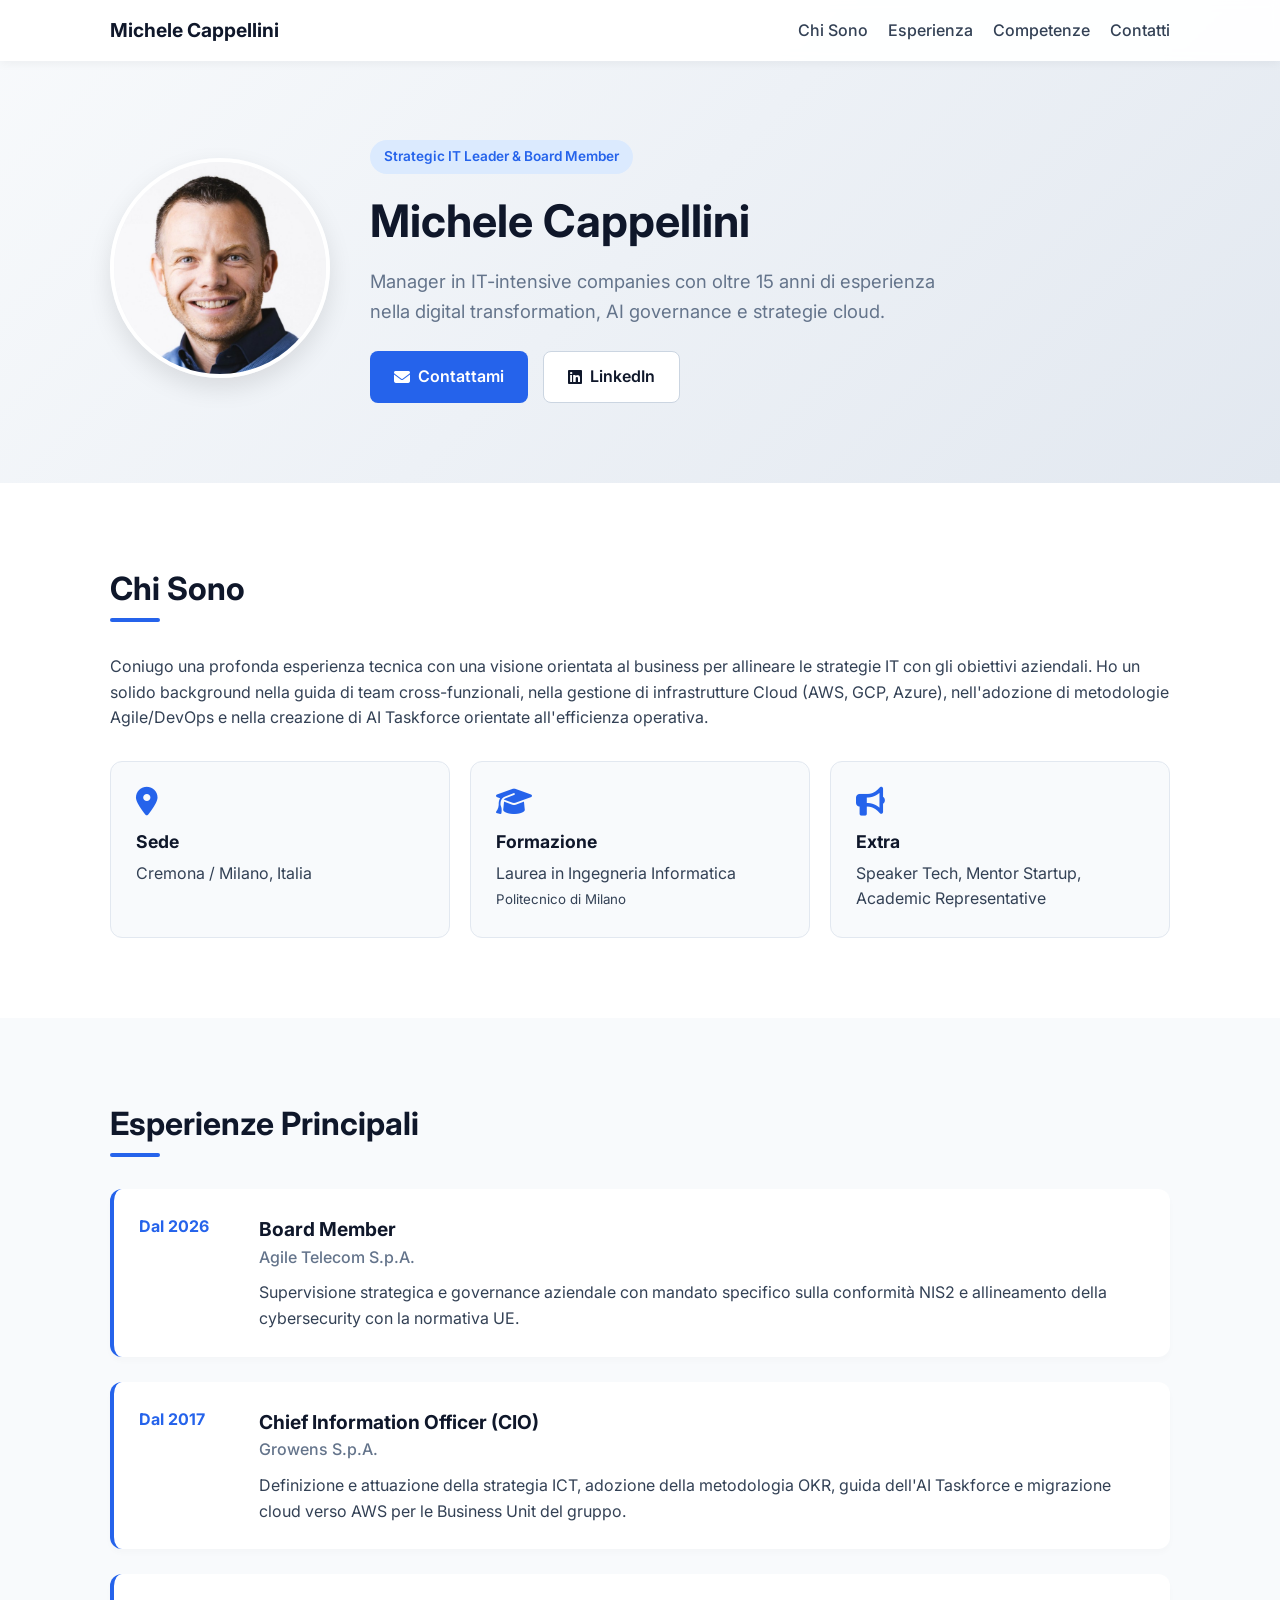
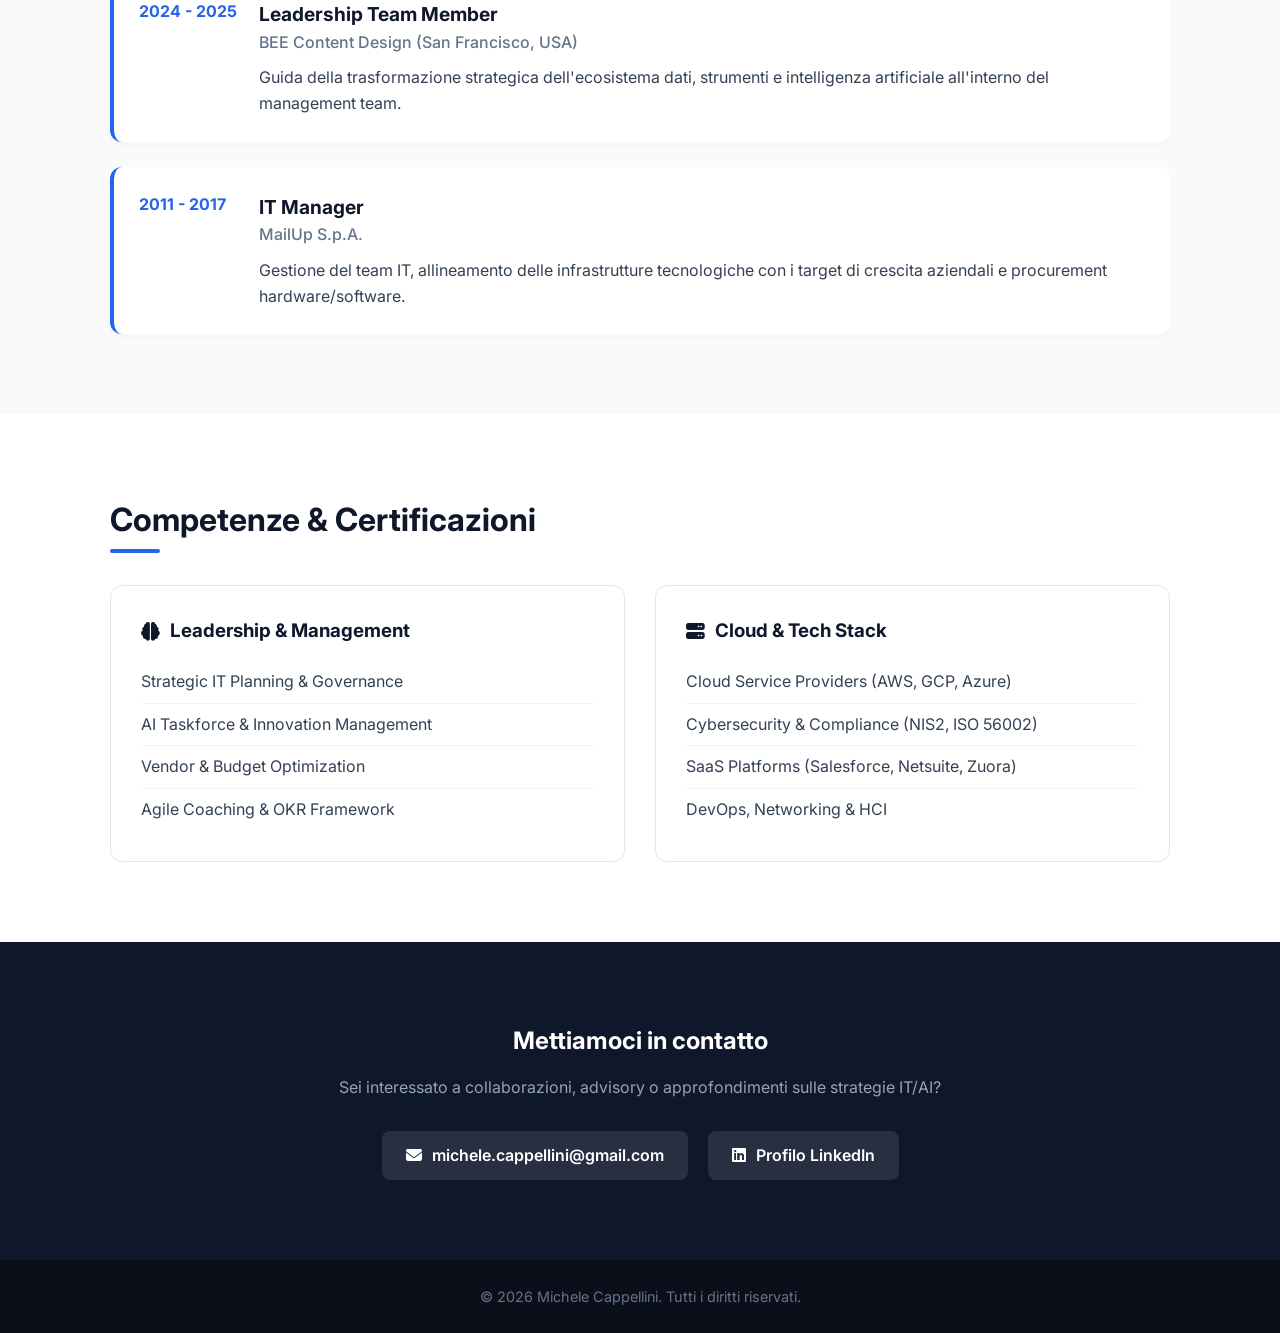
<file: index.html>
<!DOCTYPE html>
<html lang="it">
<head>
    <meta charset="UTF-8">
    <meta name="viewport" content="width=device-width, initial-scale=1.0">
    
    <!-- Titolo e Descrizione per Google -->
    <title>Michele Cappellini | Strategic IT Leader & CIO</title>
    <meta name="description" content="Sito ufficiale di Michele Cappellini: Manager in IT-intensive companies, Strategic IT Leader, CIO e Board Member esperto in AI governance, cloud e trasformazione digitale.">
    <meta name="author" content="Michele Cappellini">
    <meta name="robots" content="index, follow">

    <!-- Open Graph per anteprime su LinkedIn, WhatsApp, Facebook -->
    <meta property="og:title" content="Michele Cappellini | Strategic IT Leader & CIO">
    <meta property="og:description" content="Manager in IT-intensive companies con oltre 15 anni di esperienza in digital transformation, AI governance e strategie cloud.">
    <meta property="og:image" content="https://www.michelecappellini.it/foto.jpg">
    <meta property="og:url" content="https://www.michelecappellini.it">
    <meta property="og:type" content="website">

    <!-- Stili, Icone e Font (già presenti nel file originale) -->
    <link rel="stylesheet" href="style.css">
    <link rel="stylesheet" href="https://cdnjs.cloudflare.com/ajax/libs/font-awesome/6.4.0/css/all.min.css">
    <link rel="preconnect" href="https://fonts.googleapis.com">
    <link rel="preconnect" href="https://fonts.gstatic.com" crossorigin>
    <link rel="icon" href="favicon.png" type="image/png">
    <link href="https://fonts.googleapis.com/css2?family=Inter:wght@300;400;600;700&display=swap" rel="stylesheet">

    <script type="application/ld+json">
    {
      "@context": "https://schema.org",
      "@type": "Person",
      "name": "Michele Cappellini",
      "url": "https://michelecappellini.it",
      "jobTitle": "Strategic IT Leader & CIO",
      "sameAs": [
        "https://www.linkedin.com/in/michelecappellini/",
        "https://github.com/michelecappellini-beep"
      ]
    }
    </script> 
    
</head>
<body>

    <!-- Header / Navbar -->
    <header class="navbar">
        <div class="container nav-container">
            <a href="#" class="logo">Michele Cappellini</a>
            <nav>
                <ul class="nav-links">
                    <li><a href="#about">Chi Sono</a></li>
                    <li><a href="#experience">Esperienza</a></li>
                    <li><a href="#skills">Competenze</a></li>
                    <li><a href="#contact">Contatti</a></li>
                </ul>
            </nav>
        </div>
    </header>

    <!-- Hero Section -->
    <section class="hero">
        <div class="container hero-container">
            <div class="hero-image">
                <!-- Sostituisci foto.jpg con la tua immagine se preferisci -->
                <img src="foto.jpg" alt="Michele Cappellini" id="profile-img">
            </div>
            <div class="hero-text">
                <span class="badge">Strategic IT Leader & Board Member</span>
                <h1>Michele Cappellini</h1>
                <p class="subtitle">Manager in IT-intensive companies con oltre 15 anni di esperienza nella digital transformation, AI governance e strategie cloud.</p>
                <div class="hero-buttons">
                    <a href="mailto:michele.cappellini@gmail.com" class="btn btn-primary"><i class="fa-solid fa-envelope"></i> Contattami</a>
                    <a href="https://www.linkedin.com/in/michelecappellini/" target="_blank" class="btn btn-secondary"><i class="fa-brands fa-linkedin"></i> LinkedIn</a>
                </div>
            </div>
        </div>
    </section>

    <!-- About Section -->
    <section id="about" class="section">
        <div class="container">
            <h2 class="section-title">Chi Sono</h2>
            <div class="about-content">
                <p>Coniugo una profonda esperienza tecnica con una visione orientata al business per allineare le strategie IT con gli obiettivi aziendali. Ho un solido background nella guida di team cross-funzionali, nella gestione di infrastrutture Cloud (AWS, GCP, Azure), nell'adozione di metodologie Agile/DevOps e nella creazione di AI Taskforce orientate all'efficienza operativa.</p>
                
                <div class="quick-info">
                    <div class="info-card">
                        <i class="fa-solid fa-location-dot"></i>
                        <h3>Sede</h3>
                        <p>Cremona / Milano, Italia</p>
                    </div>
                    <div class="info-card">
                        <i class="fa-solid fa-graduation-cap"></i>
                        <h3>Formazione</h3>
                        <p>Laurea in Ingegneria Informatica<br><small>Politecnico di Milano</small></p>
                    </div>
                    <div class="info-card">
                        <i class="fa-solid fa-bullhorn"></i>
                        <h3>Extra</h3>
                        <p>Speaker Tech, Mentor Startup, Academic Representative</p>
                    </div>
                </div>
            </div>
        </div>
    </section>

    <!-- Experience Section -->
    <section id="experience" class="section bg-light">
        <div class="container">
            <h2 class="section-title">Esperienze Principali</h2>
            <div class="timeline">

                <div class="timeline-item">
                    <div class="timeline-date">Dal 2026</div>
                    <div class="timeline-content">
                        <h3>Board Member</h3>
                        <h4>Agile Telecom S.p.A.</h4>
                        <p>Supervisione strategica e governance aziendale con mandato specifico sulla conformità NIS2 e allineamento della cybersecurity con la normativa UE.</p>
                    </div>
                </div>

                <div class="timeline-item">
                    <div class="timeline-date">Dal 2017</div>
                    <div class="timeline-content">
                        <h3>Chief Information Officer (CIO)</h3>
                        <h4>Growens S.p.A.</h4>
                        <p>Definizione e attuazione della strategia ICT, adozione della metodologia OKR, guida dell'AI Taskforce e migrazione cloud verso AWS per le Business Unit del gruppo.</p>
                    </div>
                </div>

                <div class="timeline-item">
                    <div class="timeline-date">2024 - 2025</div>
                    <div class="timeline-content">
                        <h3>Leadership Team Member</h3>
                        <h4>BEE Content Design (San Francisco, USA)</h4>
                        <p>Guida della trasformazione strategica dell'ecosistema dati, strumenti e intelligenza artificiale all'interno del management team.</p>
                    </div>
                </div>

                <div class="timeline-item">
                    <div class="timeline-date">2011 - 2017</div>
                    <div class="timeline-content">
                        <h3>IT Manager</h3>
                        <h4>MailUp S.p.A.</h4>
                        <p>Gestione del team IT, allineamento delle infrastrutture tecnologiche con i target di crescita aziendali e procurement hardware/software.</p>
                    </div>
                </div>

            </div>
        </div>
    </section>

    <!-- Skills Section -->
    <section id="skills" class="section">
        <div class="container">
            <h2 class="section-title">Competenze & Certificazioni</h2>
            <div class="skills-grid">
                <div class="skill-category">
                    <h3><i class="fa-solid fa-brain"></i> Leadership & Management</h3>
                    <ul>
                        <li>Strategic IT Planning & Governance</li>
                        <li>AI Taskforce & Innovation Management</li>
                        <li>Vendor & Budget Optimization</li>
                        <li>Agile Coaching & OKR Framework</li>
                    </ul>
                </div>
                <div class="skill-category">
                    <h3><i class="fa-solid fa-server"></i> Cloud & Tech Stack</h3>
                    <ul>
                        <li>Cloud Service Providers (AWS, GCP, Azure)</li>
                        <li>Cybersecurity & Compliance (NIS2, ISO 56002)</li>
                        <li>SaaS Platforms (Salesforce, Netsuite, Zuora)</li>
                        <li>DevOps, Networking & HCI</li>
                    </ul>
                </div>
            </div>
        </div>
    </section>

    <!-- Contact Section -->
    <section id="contact" class="section bg-dark">
        <div class="container text-center">
            <h2>Mettiamoci in contatto</h2>
            <p>Sei interessato a collaborazioni, advisory o approfondimenti sulle strategie IT/AI?</p>
            <div class="contact-links">
                <a href="mailto:michele.cappellini@gmail.com" class="contact-btn">
                    <i class="fa-solid fa-envelope"></i> michele.cappellini@gmail.com
                </a>
                <a href="https://www.linkedin.com/in/michelecappellini/" target="_blank" class="contact-btn">
                    <i class="fa-brands fa-linkedin"></i> Profilo LinkedIn
                </a>
            </div>
        </div>
    </section>

    <!-- Footer -->
    <footer>
        <div class="container text-center">
            <p>&copy; 2026 Michele Cappellini. Tutti i diritti riservati.</p>
        </div>
    </footer>

</body>
</html>
</file>
<file: style.css>
/* --- Reset e Variabili --- */
:root {
    --primary-color: #0f172a;    /* Slate Dark Navy */
    --accent-color: #2563eb;     /* Modern Royal Blue */
    --accent-hover: #1d4ed8;
    --text-color: #334155;
    --text-light: #64748b;
    --bg-light: #f8fafc;
    --white: #ffffff;
    --font-main: 'Inter', sans-serif;
}

* {
    margin: 0;
    padding: 0;
    box-sizing: border-box;
}

html {
    scroll-behavior: smooth;
}

body {
    font-family: var(--font-main);
    color: var(--text-color);
    line-height: 1.6;
    background-color: var(--white);
}

.container {
    max-width: 1100px;
    margin: 0 auto;
    padding: 0 20px;
}

/* --- Header & Nav --- */
.navbar {
    position: fixed;
    top: 0;
    width: 100%;
    background-color: rgba(255, 255, 255, 0.95);
    backdrop-filter: blur(5px);
    box-shadow: 0 2px 10px rgba(0,0,0,0.05);
    z-index: 1000;
    padding: 15px 0;
}

.nav-container {
    display: flex;
    justify-content: space-between;
    align-items: center;
}

.logo {
    font-weight: 700;
    font-size: 1.2rem;
    color: var(--primary-color);
    text-decoration: none;
}

.nav-links {
    display: flex;
    list-style: none;
    gap: 20px;
}

.nav-links a {
    text-decoration: none;
    color: var(--text-color);
    font-weight: 500;
    transition: color 0.3s;
}

.nav-links a:hover {
    color: var(--accent-color);
}

/* --- Hero Section --- */
.hero {
    padding: 140px 0 80px 0;
    background: linear-gradient(135deg, #f8fafc 0%, #e2e8f0 100%);
}

.hero-container {
    display: flex;
    align-items: center;
    gap: 40px;
}

.hero-image img {
    width: 220px;
    height: 220px;
    border-radius: 50%;
    object-fit: cover;
    border: 4px solid var(--white);
    box-shadow: 0 10px 25px rgba(0,0,0,0.1);
}

.badge {
    background-color: #dbeafe;
    color: var(--accent-color);
    padding: 6px 14px;
    border-radius: 20px;
    font-size: 0.85rem;
    font-weight: 600;
    display: inline-block;
    margin-bottom: 12px;
}

.hero-text h1 {
    font-size: 2.8rem;
    color: var(--primary-color);
    margin-bottom: 10px;
}

.subtitle {
    font-size: 1.15rem;
    color: var(--text-light);
    margin-bottom: 25px;
    max-width: 600px;
}

.hero-buttons {
    display: flex;
    gap: 15px;
}

/* --- Bottoni --- */
.btn {
    padding: 12px 24px;
    border-radius: 8px;
    text-decoration: none;
    font-weight: 600;
    display: inline-flex;
    align-items: center;
    gap: 8px;
    transition: all 0.3s ease;
}

.btn-primary {
    background-color: var(--accent-color);
    color: var(--white);
}

.btn-primary:hover {
    background-color: var(--accent-hover);
}

.btn-secondary {
    background-color: var(--white);
    color: var(--primary-color);
    border: 1px solid #cbd5e1;
}

.btn-secondary:hover {
    background-color: #f1f5f9;
}

/* --- Sezioni --- */
.section {
    padding: 80px 0;
}

.bg-light {
    background-color: var(--bg-light);
}

.bg-dark {
    background-color: var(--primary-color);
    color: var(--white);
}

.section-title {
    font-size: 2rem;
    color: var(--primary-color);
    margin-bottom: 40px;
    position: relative;
}

.section-title::after {
    content: '';
    width: 50px;
    height: 4px;
    background-color: var(--accent-color);
    position: absolute;
    bottom: -8px;
    left: 0;
    border-radius: 2px;
}

/* --- Quick Info / Cards --- */
.quick-info {
    display: grid;
    grid-template-columns: repeat(auto-fit, minmax(250px, 1fr));
    gap: 20px;
    margin-top: 30px;
}

.info-card {
    background: var(--bg-light);
    padding: 25px;
    border-radius: 12px;
    border: 1px solid #e2e8f0;
}

.info-card i {
    font-size: 1.8rem;
    color: var(--accent-color);
    margin-bottom: 12px;
}

.info-card h3 {
    font-size: 1.1rem;
    margin-bottom: 5px;
    color: var(--primary-color);
}

/* --- Timeline --- */
.timeline {
    display: flex;
    flex-direction: column;
    gap: 25px;
}

.timeline-item {
    display: grid;
    grid-template-columns: 120px 1fr;
    background: var(--white);
    padding: 25px;
    border-radius: 12px;
    box-shadow: 0 4px 6px rgba(0,0,0,0.02);
    border-left: 4px solid var(--accent-color);
}

.timeline-date {
    font-weight: 700;
    color: var(--accent-color);
}

.timeline-content h3 {
    color: var(--primary-color);
    font-size: 1.2rem;
}

.timeline-content h4 {
    color: var(--text-light);
    font-weight: 500;
    margin-bottom: 10px;
}

/* --- Skills --- */
.skills-grid {
    display: grid;
    grid-template-columns: repeat(auto-fit, minmax(300px, 1fr));
    gap: 30px;
}

.skill-category {
    background: var(--white);
    padding: 30px;
    border-radius: 12px;
    border: 1px solid #e2e8f0;
}

.skill-category h3 {
    margin-bottom: 15px;
    color: var(--primary-color);
    display: flex;
    align-items: center;
    gap: 10px;
}

.skill-category ul {
    list-style: none;
}

.skill-category li {
    padding: 8px 0;
    border-bottom: 1px solid #f1f5f9;
}

.skill-category li:last-child {
    border-bottom: none;
}

/* --- Contacts & Footer --- */
.text-center {
    text-align: center;
}

.bg-dark h2 {
    color: var(--white);
    margin-bottom: 15px;
}

.bg-dark p {
    color: #94a3b8;
    margin-bottom: 30px;
}

.contact-links {
    display: flex;
    justify-content: center;
    gap: 20px;
    flex-wrap: wrap;
}

.contact-btn {
    background: rgba(255,255,255,0.1);
    color: var(--white);
    padding: 12px 24px;
    border-radius: 8px;
    text-decoration: none;
    font-weight: 600;
    transition: background 0.3s;
    display: inline-flex;
    align-items: center;
    gap: 10px;
}

.contact-btn:hover {
    background: var(--accent-color);
}

footer {
    padding: 25px 0;
    background-color: #0b0f19;
    color: #64748b;
    font-size: 0.9rem;
}

/* --- Responsive per Mobile --- */
@media (max-width: 768px) {
    .hero-container {
        flex-direction: column;
        text-align: center;
    }

    .hero-buttons {
        justify-content: center;
    }

    .timeline-item {
        grid-template-columns: 1fr;
        gap: 10px;
    }

    .nav-links {
        display: none; /* Semplificazione menu mobile */
    }
}
</file>
